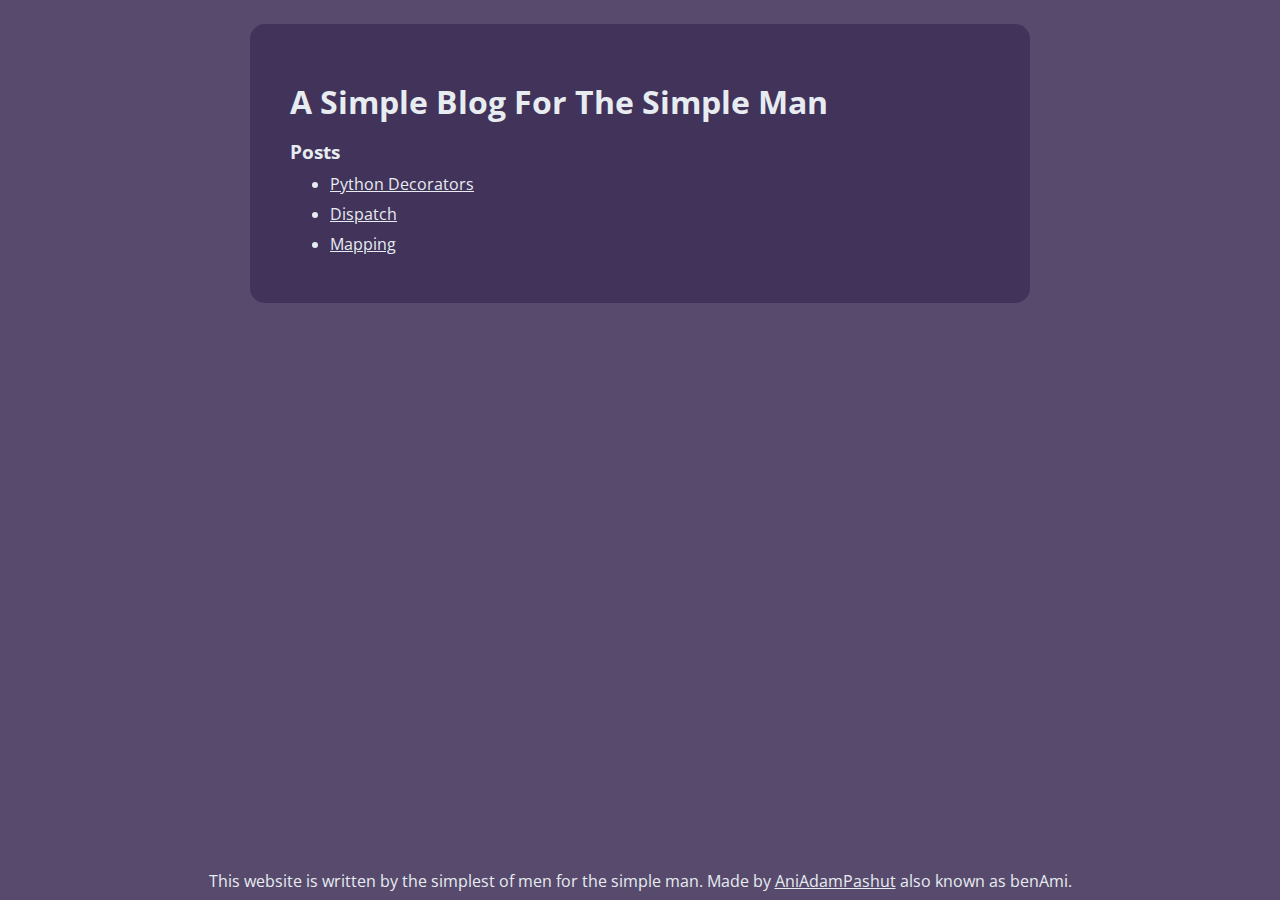
<file: index.html>
<!DOCTYPE html>
<html lang="en">
<head>
    <meta charset="UTF-8">
    <meta name="viewport" content="width=device-width, initial-scale=1.0">
    <title>benAmi spews stuff</title>
    <link href='https://fonts.googleapis.com/css?family=Open Sans' rel='stylesheet'>
    <link rel="stylesheet" href="/styles.css">
</head>
<body>
    <div class="all">
        <article>
            <h1>A Simple Blog For The Simple Man</h1>
            <h3>Posts</h3>
            <ul id="posts">
<li><a href="./posts/Python Decorators.html">Python Decorators</a></li>
<li><a href="./posts/Dispatch.html">Dispatch</a></li>
<li><a href="./posts/Mapping.html">Mapping</a></li>
            </ul>
        </article>
        <footer>
            This website is written by the simplest of men for the simple man. Made by <a href="https://open.spotify.com/track/1F5zcJWVYelsmk1493aNm1?si=bf3bb36860af4569" target="_blank">AniAdamPashut</a> also known as benAmi.
        </footer>
    </div>
</body>
</html>
</file>
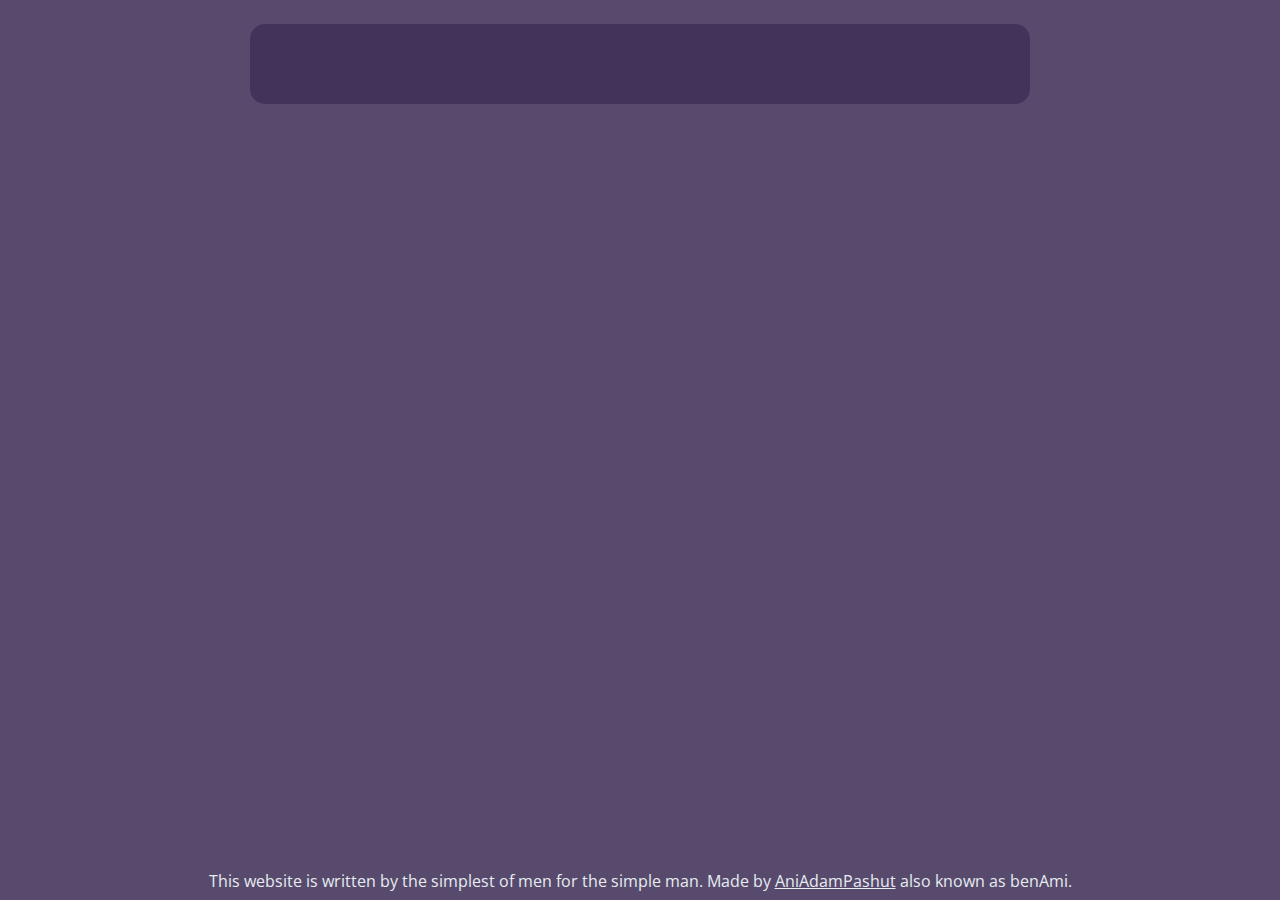
<file: base.html>
<!DOCTYPE html>
<html lang="en">
<head>
    <meta charset="UTF-8">
    <meta name="viewport" content="width=device-width, initial-scale=1.0">
    <title>benami shitposting</title>
    <link rel="stylesheet" href="../atom.css">
    <link rel="stylesheet" href="../styles.css">
    <link href='https://fonts.googleapis.com/css?family=JetBrains Mono' rel='stylesheet'>
    <link href='https://fonts.googleapis.com/css?family=Open Sans' rel='stylesheet'>
    <script src="/highlight.js"></script>
    <script>hljs.initHighlightingOnLoad();</script>
</head>
<body>
    <div class="all">
        <article>
            <CONTENT_GOES_IN_HERE/>
        </article>
        <br>
        <footer>
            This website is written by the simplest of men for the simple man. Made by <a href="https://open.spotify.com/track/1F5zcJWVYelsmk1493aNm1?si=bf3bb36860af4569" target="_blank">AniAdamPashut</a> also known as benAmi.
        </footer>
    </div>

</body>
</html>
</file>
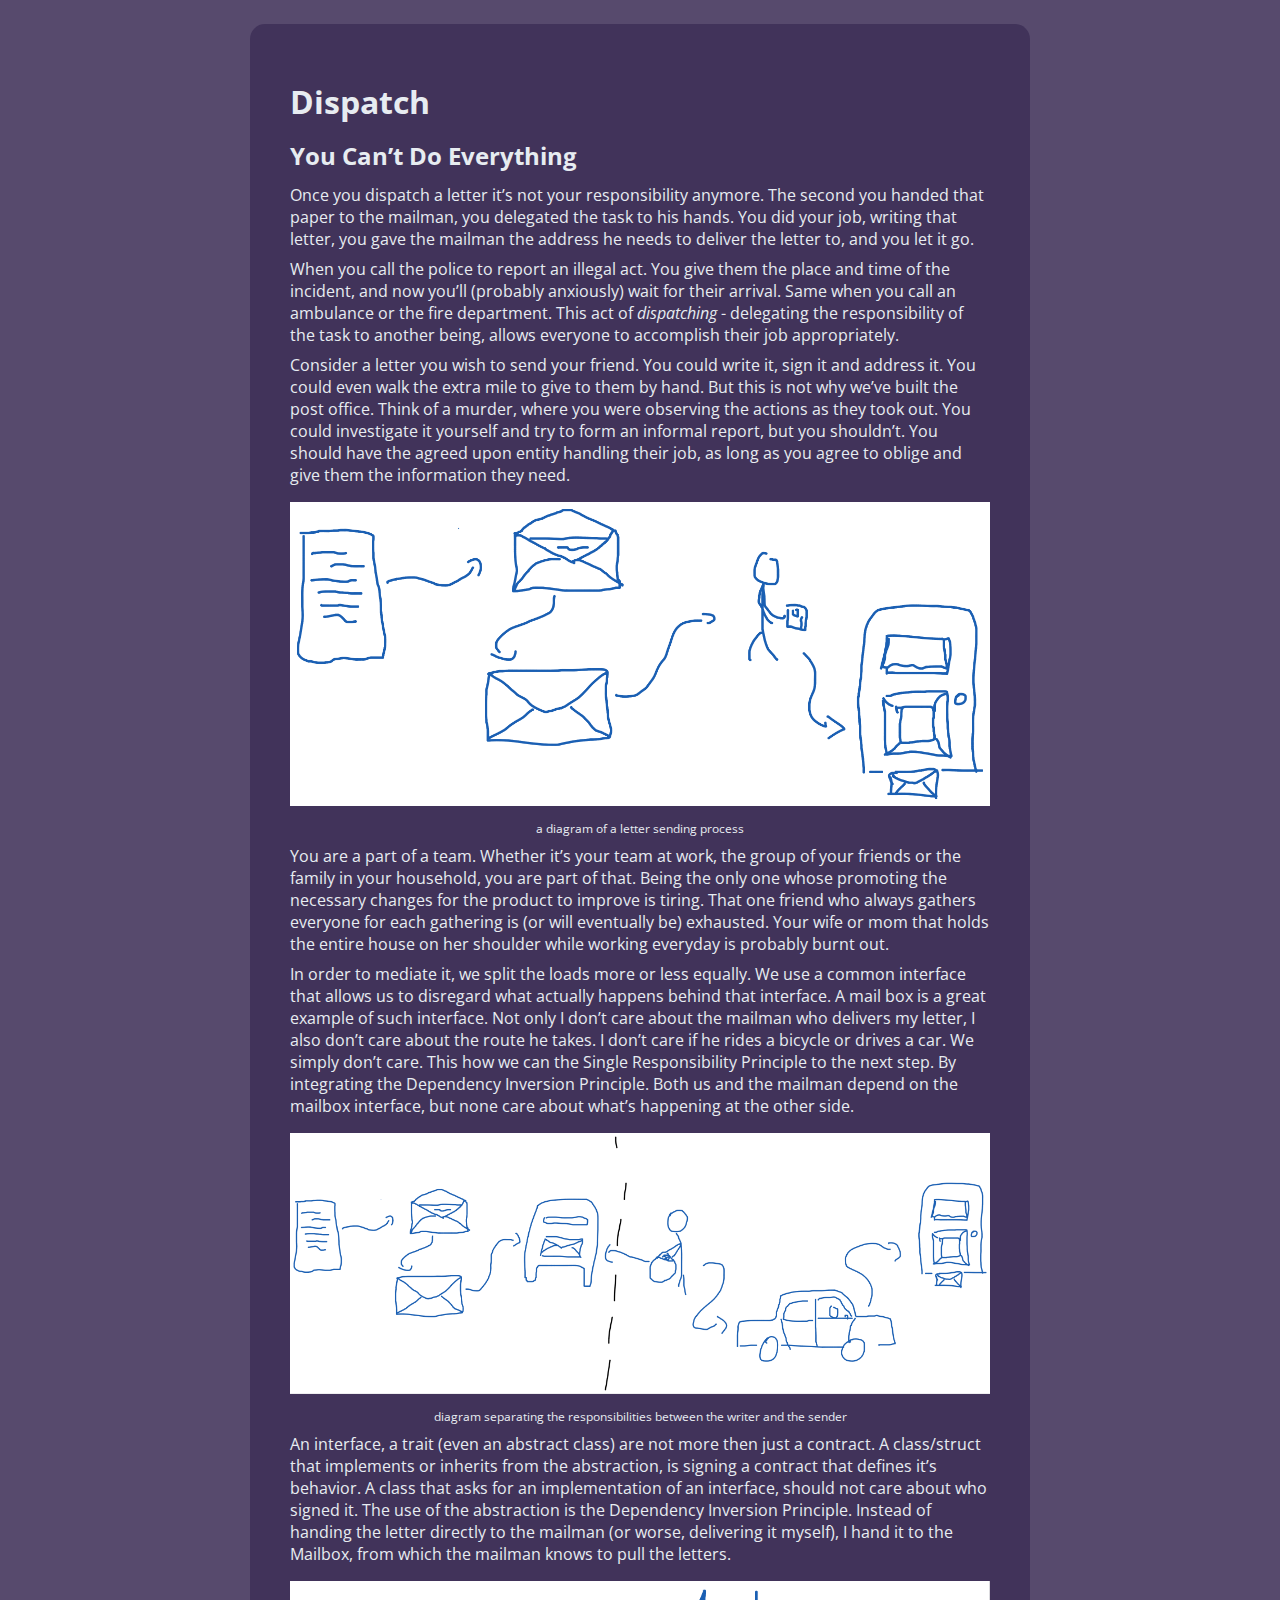
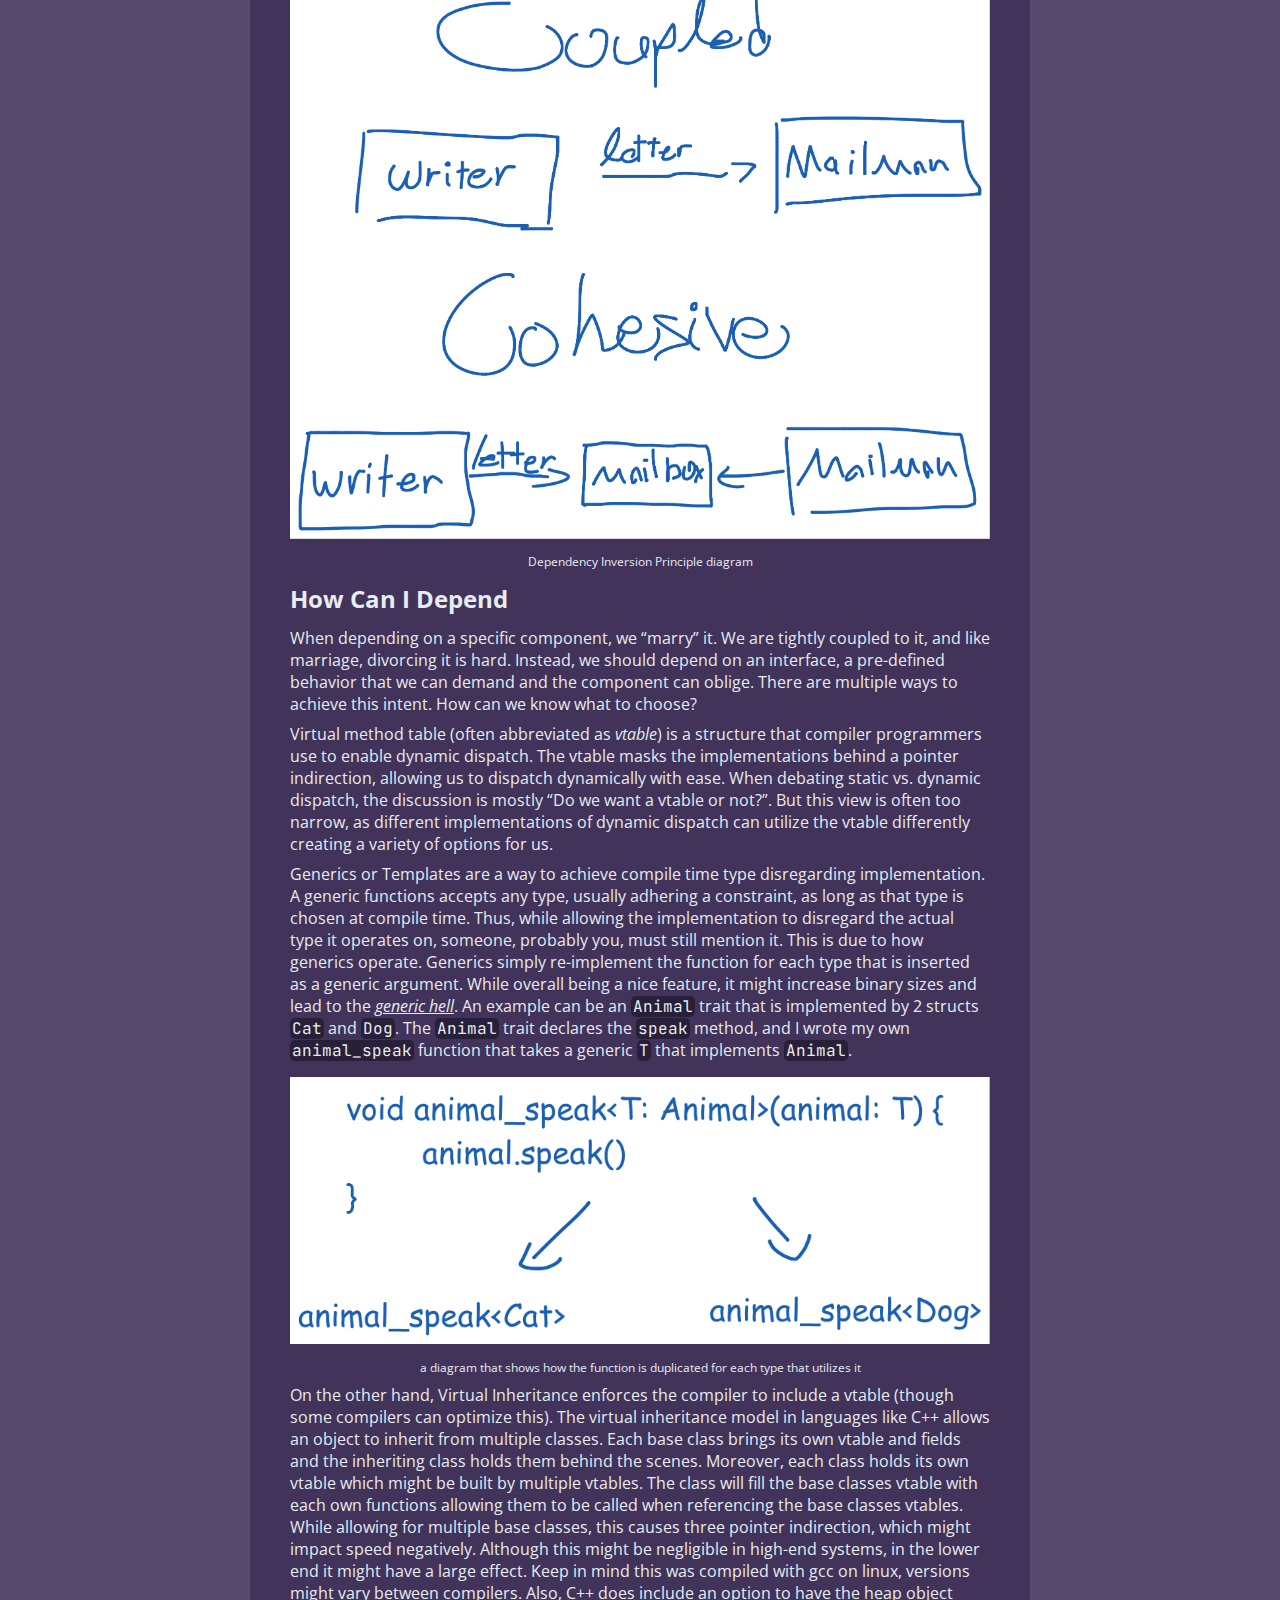
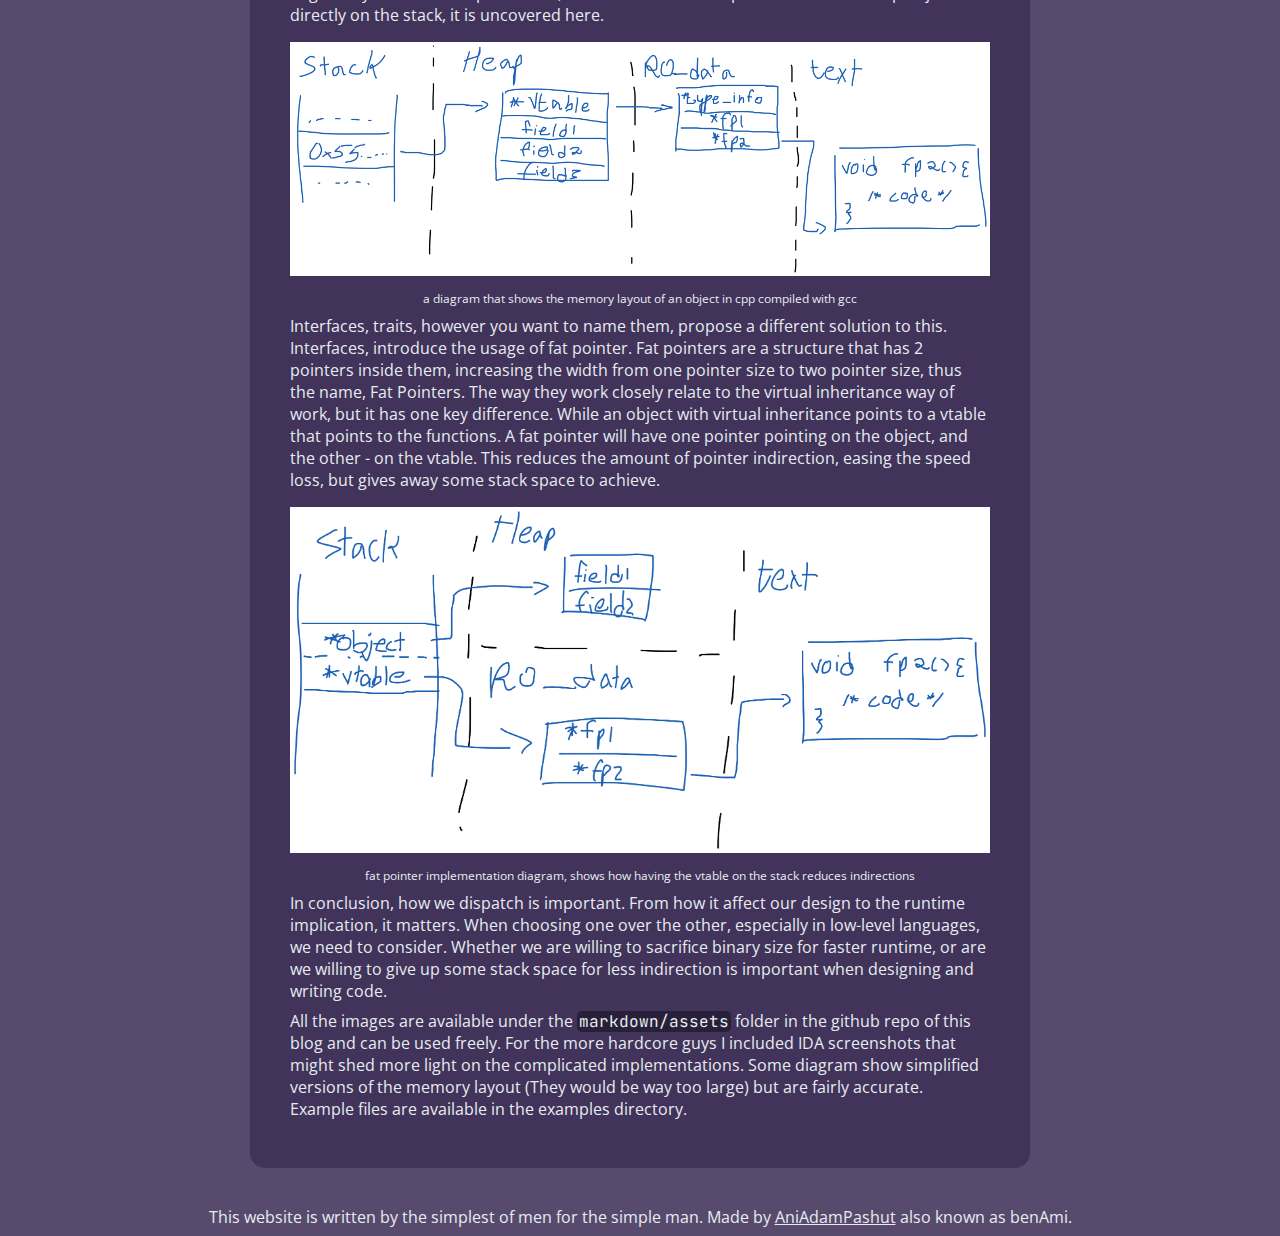
<file: posts/Dispatch.html>
<!DOCTYPE html>
<html lang="en">
<head>
    <meta charset="UTF-8">
    <meta name="viewport" content="width=device-width, initial-scale=1.0">
    <title>benami shitposting</title>
    <link rel="stylesheet" href="../atom.css">
    <link rel="stylesheet" href="../styles.css">
    <link href='https://fonts.googleapis.com/css?family=JetBrains Mono' rel='stylesheet'>
    <link href='https://fonts.googleapis.com/css?family=Open Sans' rel='stylesheet'>
    <script src="/highlight.js"></script>
    <script>hljs.initHighlightingOnLoad();</script>
</head>
<body>
    <div class="all">
        <article>
            <h1 id="dispatch">Dispatch</h1>
<h2 id="you-cant-do-everything">You Can’t Do Everything</h2>
<p>Once you dispatch a letter it’s not your responsibility anymore. The second you handed that paper to the mailman, you delegated the task to his hands. You did your job, writing that letter, you gave the mailman the address he needs to deliver the letter to, and you let it go.</p>
<p>When you call the police to report an illegal act. You give them the place and time of the incident, and now you’ll (probably anxiously) wait for their arrival. Same when you call an ambulance or the fire department. This act of <em>dispatching</em> - delegating the responsibility of the task to another being, allows everyone to accomplish their job appropriately.</p>
<p>Consider a letter you wish to send your friend. You could write it, sign it and address it. You could even walk the extra mile to give to them by hand. But this is not why we’ve built the post office. Think of a murder, where you were observing the actions as they took out. You could investigate it yourself and try to form an informal report, but you shouldn’t. You should have the agreed upon entity handling their job, as long as you agree to oblige and give them the information they need.</p>
<figure>
<img src="../assets/Dispatch/letter_sending_diagram.png" alt="a diagram of a letter sending process" />
<figcaption aria-hidden="true">a diagram of a letter sending process</figcaption>
</figure>
<p>You are a part of a team. Whether it’s your team at work, the group of your friends or the family in your household, you are part of that. Being the only one whose promoting the necessary changes for the product to improve is tiring. That one friend who always gathers everyone for each gathering is (or will eventually be) exhausted. Your wife or mom that holds the entire house on her shoulder while working everyday is probably burnt out.</p>
<p>In order to mediate it, we split the loads more or less equally. We use a common interface that allows us to disregard what actually happens behind that interface. A mail box is a great example of such interface. Not only I don’t care about the mailman who delivers my letter, I also don’t care about the route he takes. I don’t care if he rides a bicycle or drives a car. We simply don’t care. This how we can the Single Responsibility Principle to the next step. By integrating the Dependency Inversion Principle. Both us and the mailman depend on the mailbox interface, but none care about what’s happening at the other side.</p>
<figure>
<img src="../assets/Dispatch/responsibilities_separated_mail_sending.png" alt="diagram separating the responsibilities between the writer and the sender" />
<figcaption aria-hidden="true">diagram separating the responsibilities between the writer and the sender</figcaption>
</figure>
<p>An interface, a trait (even an abstract class) are not more then just a contract. A class/struct that implements or inherits from the abstraction, is signing a contract that defines it’s behavior. A class that asks for an implementation of an interface, should not care about who signed it. The use of the abstraction is the Dependency Inversion Principle. Instead of handing the letter directly to the mailman (or worse, delivering it myself), I hand it to the Mailbox, from which the mailman knows to pull the letters.</p>
<figure>
<img src="../assets/Dispatch/dependency_inversion_principle_diagram.png" alt="Dependency Inversion Principle diagram" />
<figcaption aria-hidden="true">Dependency Inversion Principle diagram</figcaption>
</figure>
<h2 id="how-can-i-depend">How Can I Depend</h2>
<p>When depending on a specific component, we “marry” it. We are tightly coupled to it, and like marriage, divorcing it is hard. Instead, we should depend on an interface, a pre-defined behavior that we can demand and the component can oblige. There are multiple ways to achieve this intent. How can we know what to choose?</p>
<p>Virtual method table (often abbreviated as <em>vtable</em>) is a structure that compiler programmers use to enable dynamic dispatch. The vtable masks the implementations behind a pointer indirection, allowing us to dispatch dynamically with ease. When debating static vs. dynamic dispatch, the discussion is mostly “Do we want a vtable or not?”. But this view is often too narrow, as different implementations of dynamic dispatch can utilize the vtable differently creating a variety of options for us.</p>
<p>Generics or Templates are a way to achieve compile time type disregarding implementation. A generic functions accepts any type, usually adhering a constraint, as long as that type is chosen at compile time. Thus, while allowing the implementation to disregard the actual type it operates on, someone, probably you, must still mention it. This is due to how generics operate. Generics simply re-implement the function for each type that is inserted as a generic argument. While overall being a nice feature, it might increase binary sizes and lead to the <a href="https://gist.github.com/npryce/1114218"><em>generic hell</em></a>. An example can be an <code>Animal</code> trait that is implemented by 2 structs <code>Cat</code> and <code>Dog</code>. The <code>Animal</code> trait declares the <code>speak</code> method, and I wrote my own <code>animal_speak</code> function that takes a generic <code>T</code> that implements <code>Animal</code>.</p>
<figure>
<img src="../assets/Dispatch/generic_duplicates_the_code_for_each_type.png" alt="a diagram that shows how the function is duplicated for each type that utilizes it" />
<figcaption aria-hidden="true">a diagram that shows how the function is duplicated for each type that utilizes it</figcaption>
</figure>
<p>On the other hand, Virtual Inheritance enforces the compiler to include a vtable (though some compilers can optimize this). The virtual inheritance model in languages like C++ allows an object to inherit from multiple classes. Each base class brings its own vtable and fields and the inheriting class holds them behind the scenes. Moreover, each class holds its own vtable which might be built by multiple vtables. The class will fill the base classes vtable with each own functions allowing them to be called when referencing the base classes vtables. While allowing for multiple base classes, this causes three pointer indirection, which might impact speed negatively. Although this might be negligible in high-end systems, in the lower end it might have a large effect. Keep in mind this was compiled with gcc on linux, versions might vary between compilers. Also, C++ does include an option to have the heap object directly on the stack, it is uncovered here.</p>
<figure>
<img src="../assets/Dispatch/cpp_object_representation_in_memory.png" alt="a diagram that shows the memory layout of an object in cpp compiled with gcc" />
<figcaption aria-hidden="true">a diagram that shows the memory layout of an object in cpp compiled with gcc</figcaption>
</figure>
<p>Interfaces, traits, however you want to name them, propose a different solution to this. Interfaces, introduce the usage of fat pointer. Fat pointers are a structure that has 2 pointers inside them, increasing the width from one pointer size to two pointer size, thus the name, Fat Pointers. The way they work closely relate to the virtual inheritance way of work, but it has one key difference. While an object with virtual inheritance points to a vtable that points to the functions. A fat pointer will have one pointer pointing on the object, and the other - on the vtable. This reduces the amount of pointer indirection, easing the speed loss, but gives away some stack space to achieve.</p>
<figure>
<img src="../assets/Dispatch/fat_pointer_implementation_diagram.png" alt="fat pointer implementation diagram, shows how having the vtable on the stack reduces indirections" />
<figcaption aria-hidden="true">fat pointer implementation diagram, shows how having the vtable on the stack reduces indirections</figcaption>
</figure>
<p>In conclusion, how we dispatch is important. From how it affect our design to the runtime implication, it matters. When choosing one over the other, especially in low-level languages, we need to consider. Whether we are willing to sacrifice binary size for faster runtime, or are we willing to give up some stack space for less indirection is important when designing and writing code.</p>
<p>All the images are available under the <code>markdown/assets</code> folder in the github repo of this blog and can be used freely. For the more hardcore guys I included IDA screenshots that might shed more light on the complicated implementations. Some diagram show simplified versions of the memory layout (They would be way too large) but are fairly accurate. Example files are available in the examples directory.</p>

        </article>
        <br>
        <footer>
            This website is written by the simplest of men for the simple man. Made by <a href="https://open.spotify.com/track/1F5zcJWVYelsmk1493aNm1?si=bf3bb36860af4569" target="_blank">AniAdamPashut</a> also known as benAmi.
        </footer>
    </div>

</body>
</html>
</file>
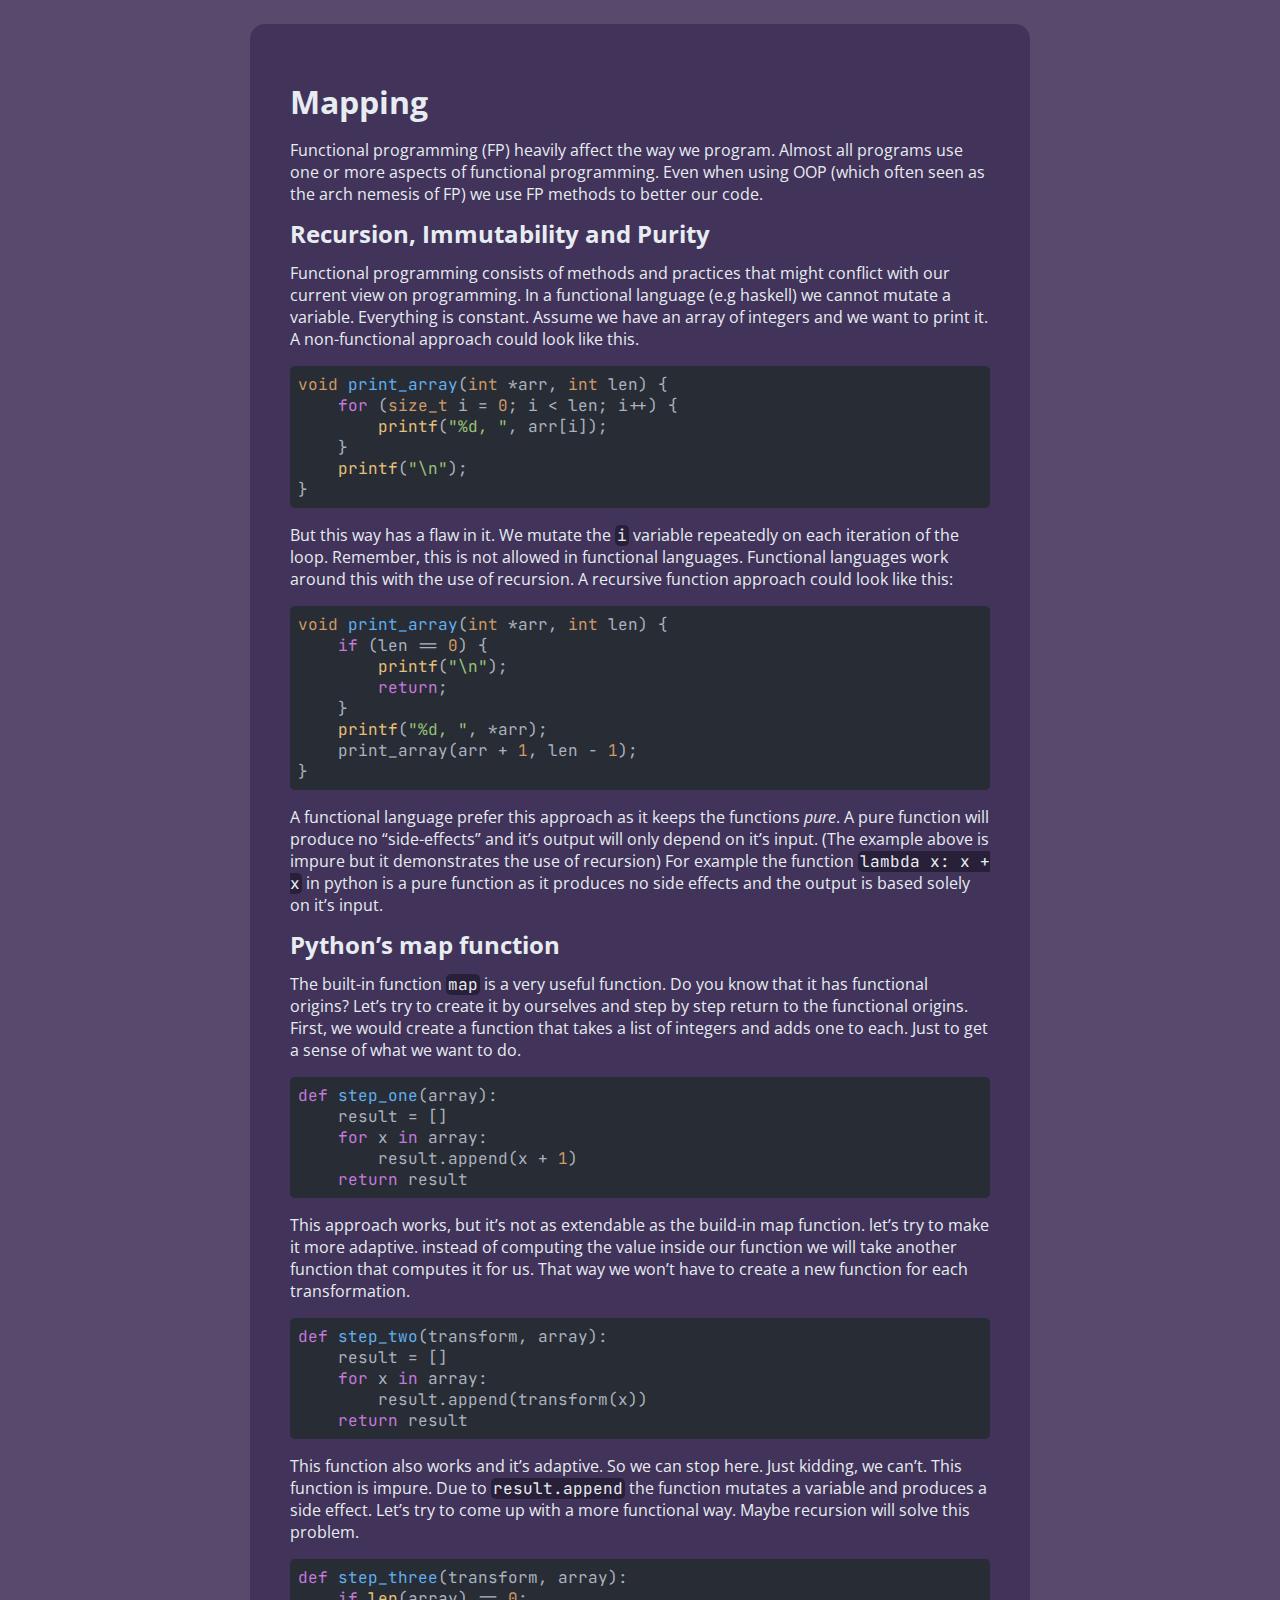
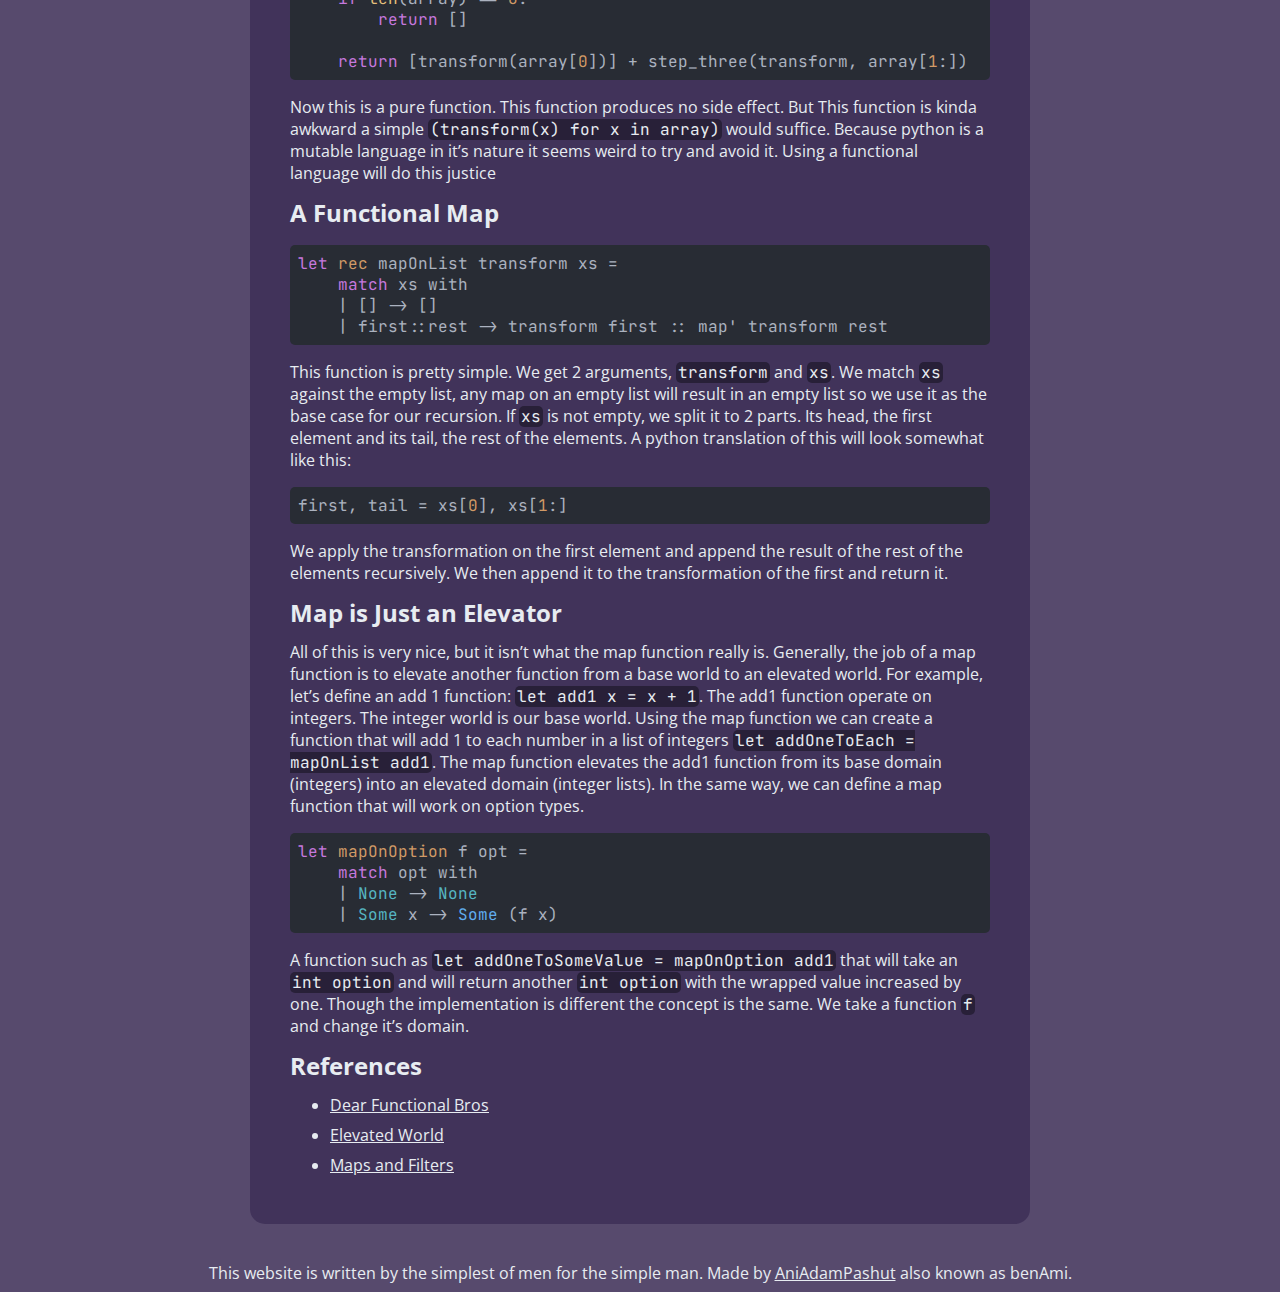
<file: posts/Mapping.html>
<!DOCTYPE html>
<html lang="en">
<head>
    <meta charset="UTF-8">
    <meta name="viewport" content="width=device-width, initial-scale=1.0">
    <title>benami shitposting</title>
    <link rel="stylesheet" href="../atom.css">
    <link rel="stylesheet" href="../styles.css">
    <link href='https://fonts.googleapis.com/css?family=JetBrains Mono' rel='stylesheet'>
    <link href='https://fonts.googleapis.com/css?family=Open Sans' rel='stylesheet'>
    <script src="/highlight.js"></script>
    <script>hljs.initHighlightingOnLoad();</script>
</head>
<body>
    <div class="all">
        <article>
            <h1 id="mapping">Mapping</h1>
<p>Functional programming (FP) heavily affect the way we program. Almost all programs use one or more aspects of functional programming. Even when using OOP (which often seen as the arch nemesis of FP) we use FP methods to better our code.</p>
<h2 id="recursion-immutability-and-purity">Recursion, Immutability and Purity</h2>
<p>Functional programming consists of methods and practices that might conflict with our current view on programming. In a functional language (e.g haskell) we cannot mutate a variable. Everything is constant. Assume we have an array of integers and we want to print it. A non-functional approach could look like this.</p>
<div class="sourceCode" id="cb1"><pre class="sourceCode c"><code class="sourceCode c"><span id="cb1-1"><a href="#cb1-1" aria-hidden="true" tabindex="-1"></a><span class="dt">void</span> print_array<span class="op">(</span><span class="dt">int</span> <span class="op">*</span>arr<span class="op">,</span> <span class="dt">int</span> len<span class="op">)</span> <span class="op">{</span></span>
<span id="cb1-2"><a href="#cb1-2" aria-hidden="true" tabindex="-1"></a>    <span class="cf">for</span> <span class="op">(</span><span class="dt">size_t</span> i <span class="op">=</span> <span class="dv">0</span><span class="op">;</span> i <span class="op">&lt;</span> len<span class="op">;</span> i<span class="op">++)</span> <span class="op">{</span></span>
<span id="cb1-3"><a href="#cb1-3" aria-hidden="true" tabindex="-1"></a>        printf<span class="op">(</span><span class="st">&quot;</span><span class="sc">%d</span><span class="st">, &quot;</span><span class="op">,</span> arr<span class="op">[</span>i<span class="op">]);</span></span>
<span id="cb1-4"><a href="#cb1-4" aria-hidden="true" tabindex="-1"></a>    <span class="op">}</span></span>
<span id="cb1-5"><a href="#cb1-5" aria-hidden="true" tabindex="-1"></a>    printf<span class="op">(</span><span class="st">&quot;</span><span class="sc">\n</span><span class="st">&quot;</span><span class="op">);</span></span>
<span id="cb1-6"><a href="#cb1-6" aria-hidden="true" tabindex="-1"></a><span class="op">}</span></span></code></pre></div>
<p>But this way has a flaw in it. We mutate the <code>i</code> variable repeatedly on each iteration of the loop. Remember, this is not allowed in functional languages. Functional languages work around this with the use of recursion. A recursive function approach could look like this:</p>
<div class="sourceCode" id="cb2"><pre class="sourceCode c"><code class="sourceCode c"><span id="cb2-1"><a href="#cb2-1" aria-hidden="true" tabindex="-1"></a><span class="dt">void</span> print_array<span class="op">(</span><span class="dt">int</span> <span class="op">*</span>arr<span class="op">,</span> <span class="dt">int</span> len<span class="op">)</span> <span class="op">{</span></span>
<span id="cb2-2"><a href="#cb2-2" aria-hidden="true" tabindex="-1"></a>    <span class="cf">if</span> <span class="op">(</span>len <span class="op">==</span> <span class="dv">0</span><span class="op">)</span> <span class="op">{</span></span>
<span id="cb2-3"><a href="#cb2-3" aria-hidden="true" tabindex="-1"></a>        printf<span class="op">(</span><span class="st">&quot;</span><span class="sc">\n</span><span class="st">&quot;</span><span class="op">);</span></span>
<span id="cb2-4"><a href="#cb2-4" aria-hidden="true" tabindex="-1"></a>        <span class="cf">return</span><span class="op">;</span></span>
<span id="cb2-5"><a href="#cb2-5" aria-hidden="true" tabindex="-1"></a>    <span class="op">}</span></span>
<span id="cb2-6"><a href="#cb2-6" aria-hidden="true" tabindex="-1"></a>    printf<span class="op">(</span><span class="st">&quot;</span><span class="sc">%d</span><span class="st">, &quot;</span><span class="op">,</span> <span class="op">*</span>arr<span class="op">);</span></span>
<span id="cb2-7"><a href="#cb2-7" aria-hidden="true" tabindex="-1"></a>    print_array<span class="op">(</span>arr <span class="op">+</span> <span class="dv">1</span><span class="op">,</span> len <span class="op">-</span> <span class="dv">1</span><span class="op">);</span></span>
<span id="cb2-8"><a href="#cb2-8" aria-hidden="true" tabindex="-1"></a><span class="op">}</span></span></code></pre></div>
<p>A functional language prefer this approach as it keeps the functions <em>pure</em>. A pure function will produce no “side-effects” and it’s output will only depend on it’s input. (The example above is impure but it demonstrates the use of recursion) For example the function <code>lambda x: x + x</code> in python is a pure function as it produces no side effects and the output is based solely on it’s input.</p>
<h2 id="pythons-map-function">Python’s map function</h2>
<p>The built-in function <code>map</code> is a very useful function. Do you know that it has functional origins? Let’s try to create it by ourselves and step by step return to the functional origins. First, we would create a function that takes a list of integers and adds one to each. Just to get a sense of what we want to do.</p>
<div class="sourceCode" id="cb3"><pre class="sourceCode py"><code class="sourceCode python"><span id="cb3-1"><a href="#cb3-1" aria-hidden="true" tabindex="-1"></a><span class="kw">def</span> step_one(array):</span>
<span id="cb3-2"><a href="#cb3-2" aria-hidden="true" tabindex="-1"></a>    result <span class="op">=</span> []</span>
<span id="cb3-3"><a href="#cb3-3" aria-hidden="true" tabindex="-1"></a>    <span class="cf">for</span> x <span class="kw">in</span> array:</span>
<span id="cb3-4"><a href="#cb3-4" aria-hidden="true" tabindex="-1"></a>        result.append(x <span class="op">+</span> <span class="dv">1</span>)</span>
<span id="cb3-5"><a href="#cb3-5" aria-hidden="true" tabindex="-1"></a>    <span class="cf">return</span> result</span></code></pre></div>
<p>This approach works, but it’s not as extendable as the build-in map function. let’s try to make it more adaptive. instead of computing the value inside our function we will take another function that computes it for us. That way we won’t have to create a new function for each transformation.</p>
<div class="sourceCode" id="cb4"><pre class="sourceCode py"><code class="sourceCode python"><span id="cb4-1"><a href="#cb4-1" aria-hidden="true" tabindex="-1"></a><span class="kw">def</span> step_two(transform, array):</span>
<span id="cb4-2"><a href="#cb4-2" aria-hidden="true" tabindex="-1"></a>    result <span class="op">=</span> []</span>
<span id="cb4-3"><a href="#cb4-3" aria-hidden="true" tabindex="-1"></a>    <span class="cf">for</span> x <span class="kw">in</span> array:</span>
<span id="cb4-4"><a href="#cb4-4" aria-hidden="true" tabindex="-1"></a>        result.append(transform(x))</span>
<span id="cb4-5"><a href="#cb4-5" aria-hidden="true" tabindex="-1"></a>    <span class="cf">return</span> result</span></code></pre></div>
<p>This function also works and it’s adaptive. So we can stop here. Just kidding, we can’t. This function is impure. Due to <code>result.append</code> the function mutates a variable and produces a side effect. Let’s try to come up with a more functional way. Maybe recursion will solve this problem.</p>
<div class="sourceCode" id="cb5"><pre class="sourceCode py"><code class="sourceCode python"><span id="cb5-1"><a href="#cb5-1" aria-hidden="true" tabindex="-1"></a><span class="kw">def</span> step_three(transform, array):</span>
<span id="cb5-2"><a href="#cb5-2" aria-hidden="true" tabindex="-1"></a>    <span class="cf">if</span> <span class="bu">len</span>(array) <span class="op">==</span> <span class="dv">0</span>:</span>
<span id="cb5-3"><a href="#cb5-3" aria-hidden="true" tabindex="-1"></a>        <span class="cf">return</span> []</span>
<span id="cb5-4"><a href="#cb5-4" aria-hidden="true" tabindex="-1"></a>    </span>
<span id="cb5-5"><a href="#cb5-5" aria-hidden="true" tabindex="-1"></a>    <span class="cf">return</span> [transform(array[<span class="dv">0</span>])] <span class="op">+</span> step_three(transform, array[<span class="dv">1</span>:])</span></code></pre></div>
<p>Now this is a pure function. This function produces no side effect. But This function is kinda awkward a simple <code>(transform(x) for x in array)</code> would suffice. Because python is a mutable language in it’s nature it seems weird to try and avoid it. Using a functional language will do this justice</p>
<h2 id="a-functional-map">A Functional Map</h2>
<div class="sourceCode" id="cb6"><pre class="sourceCode fs"><code class="sourceCode fsharp"><span id="cb6-1"><a href="#cb6-1" aria-hidden="true" tabindex="-1"></a><span class="kw">let</span> <span class="kw">rec</span> mapOnList transform xs =</span>
<span id="cb6-2"><a href="#cb6-2" aria-hidden="true" tabindex="-1"></a>    <span class="kw">match</span> xs <span class="kw">with</span></span>
<span id="cb6-3"><a href="#cb6-3" aria-hidden="true" tabindex="-1"></a>    | <span class="op">[]</span> -&gt; <span class="op">[]</span></span>
<span id="cb6-4"><a href="#cb6-4" aria-hidden="true" tabindex="-1"></a>    | first::rest -&gt; transform first :: map&#39; transform rest</span></code></pre></div>
<p>This function is pretty simple. We get 2 arguments, <code>transform</code> and <code>xs</code>. We match <code>xs</code> against the empty list, any map on an empty list will result in an empty list so we use it as the base case for our recursion. If <code>xs</code> is not empty, we split it to 2 parts. Its head, the first element and its tail, the rest of the elements. A python translation of this will look somewhat like this:</p>
<div class="sourceCode" id="cb7"><pre class="sourceCode py"><code class="sourceCode python"><span id="cb7-1"><a href="#cb7-1" aria-hidden="true" tabindex="-1"></a>first, tail <span class="op">=</span> xs[<span class="dv">0</span>], xs[<span class="dv">1</span>:]</span></code></pre></div>
<p>We apply the transformation on the first element and append the result of the rest of the elements recursively. We then append it to the transformation of the first and return it.</p>
<h2 id="map-is-just-an-elevator">Map is Just an Elevator</h2>
<p>All of this is very nice, but it isn’t what the map function really is. Generally, the job of a map function is to elevate another function from a base world to an elevated world. For example, let’s define an add 1 function: <code>let add1 x = x + 1</code>. The add1 function operate on integers. The integer world is our base world. Using the map function we can create a function that will add 1 to each number in a list of integers <code>let addOneToEach = mapOnList add1</code>. The map function elevates the add1 function from its base domain (integers) into an elevated domain (integer lists). In the same way, we can define a map function that will work on option types.</p>
<div class="sourceCode" id="cb8"><pre class="sourceCode fs"><code class="sourceCode fsharp"><span id="cb8-1"><a href="#cb8-1" aria-hidden="true" tabindex="-1"></a><span class="kw">let</span> mapOnOption f opt = </span>
<span id="cb8-2"><a href="#cb8-2" aria-hidden="true" tabindex="-1"></a>    <span class="kw">match</span> opt <span class="kw">with</span></span>
<span id="cb8-3"><a href="#cb8-3" aria-hidden="true" tabindex="-1"></a>    | None -&gt; None</span>
<span id="cb8-4"><a href="#cb8-4" aria-hidden="true" tabindex="-1"></a>    | Some x -&gt; Some <span class="op">(</span>f x<span class="op">)</span></span></code></pre></div>
<p>A function such as <code>let addOneToSomeValue = mapOnOption add1</code> that will take an <code>int option</code> and will return another <code>int option</code> with the wrapped value increased by one. Though the implementation is different the concept is the same. We take a function <code>f</code> and change it’s domain.</p>
<h2 id="references">References</h2>
<ul>
<li><a href="https://www.youtube.com/watch?v=nuML9SmdbJ4">Dear Functional Bros</a></li>
<li><a href="https://fsharpforfunandprofit.com/posts/elevated-world/#map">Elevated World</a></li>
<li><a href="https://learnyouahaskell.com/higher-order-functions#maps-and-filters">Maps and Filters</a></li>
</ul>

        </article>
        <br>
        <footer>
            This website is written by the simplest of men for the simple man. Made by <a href="https://open.spotify.com/track/1F5zcJWVYelsmk1493aNm1?si=bf3bb36860af4569" target="_blank">AniAdamPashut</a> also known as benAmi.
        </footer>
    </div>

</body>
</html>
</file>
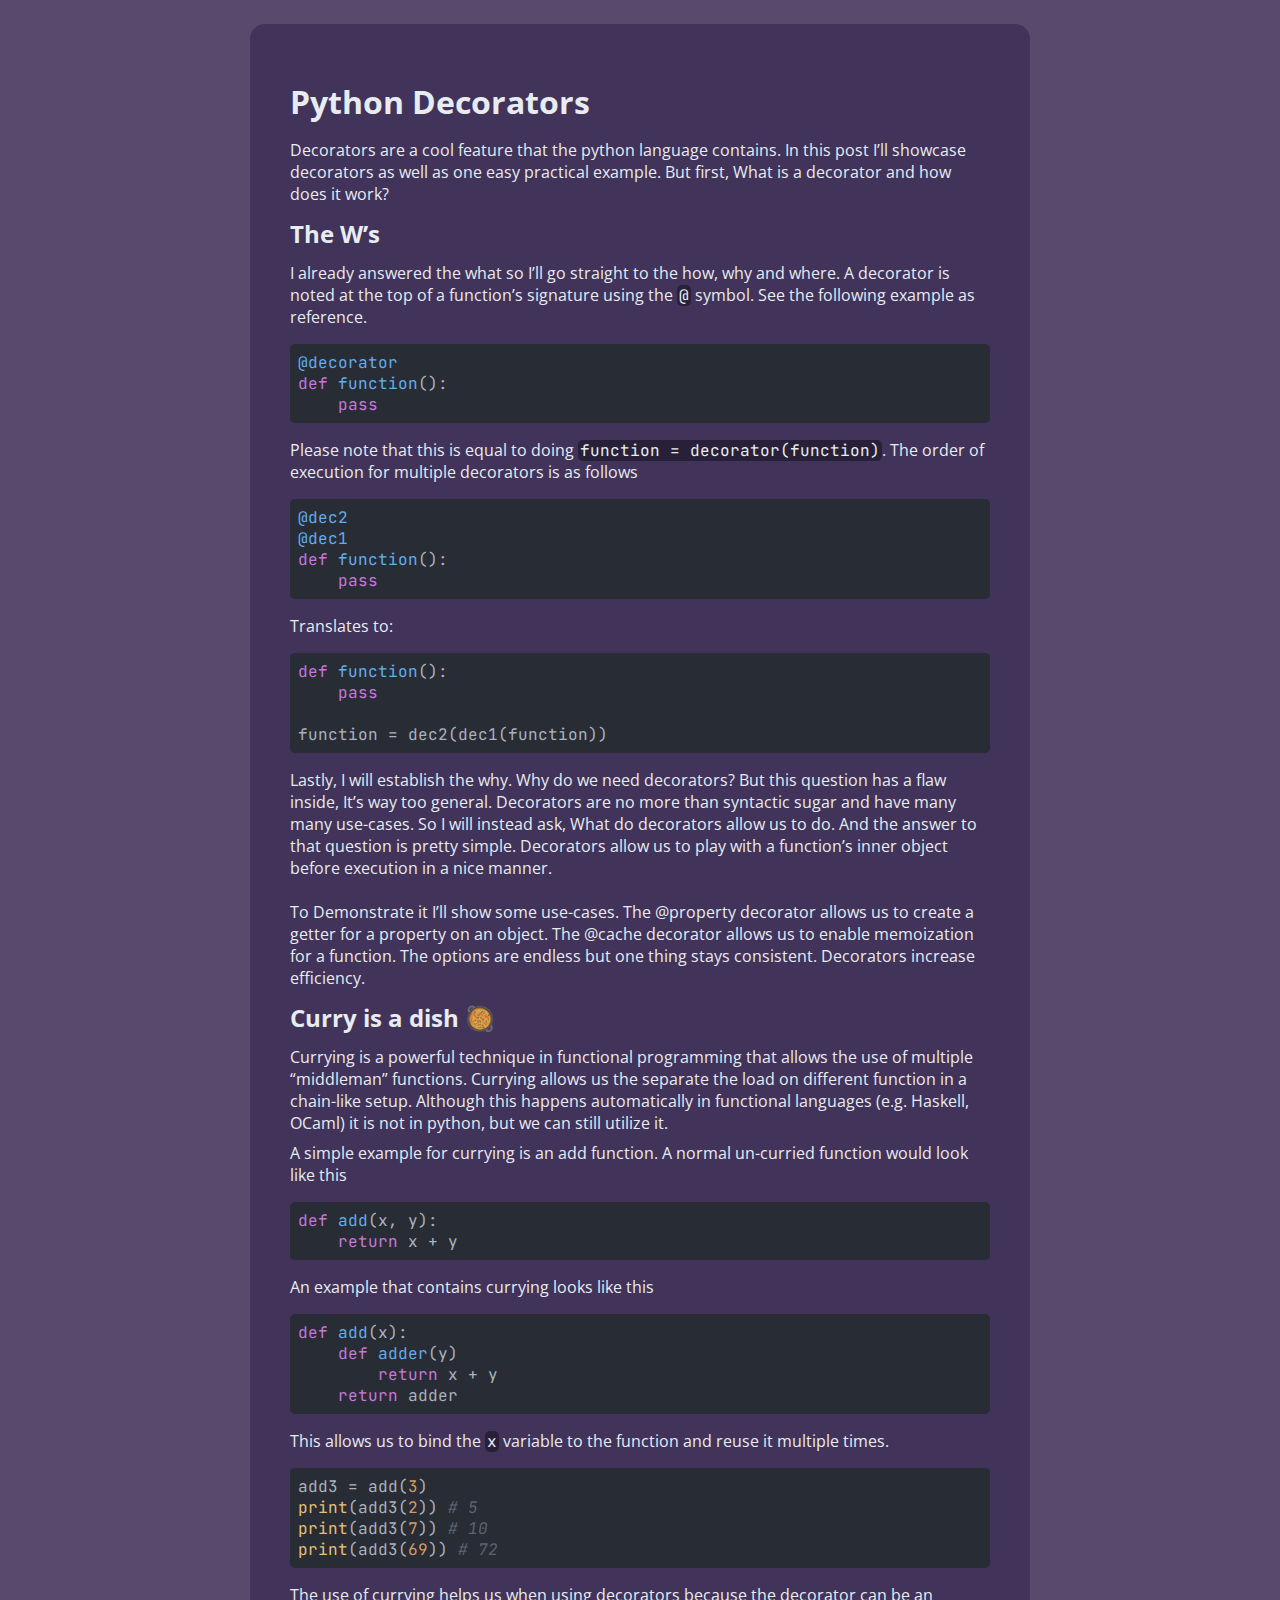
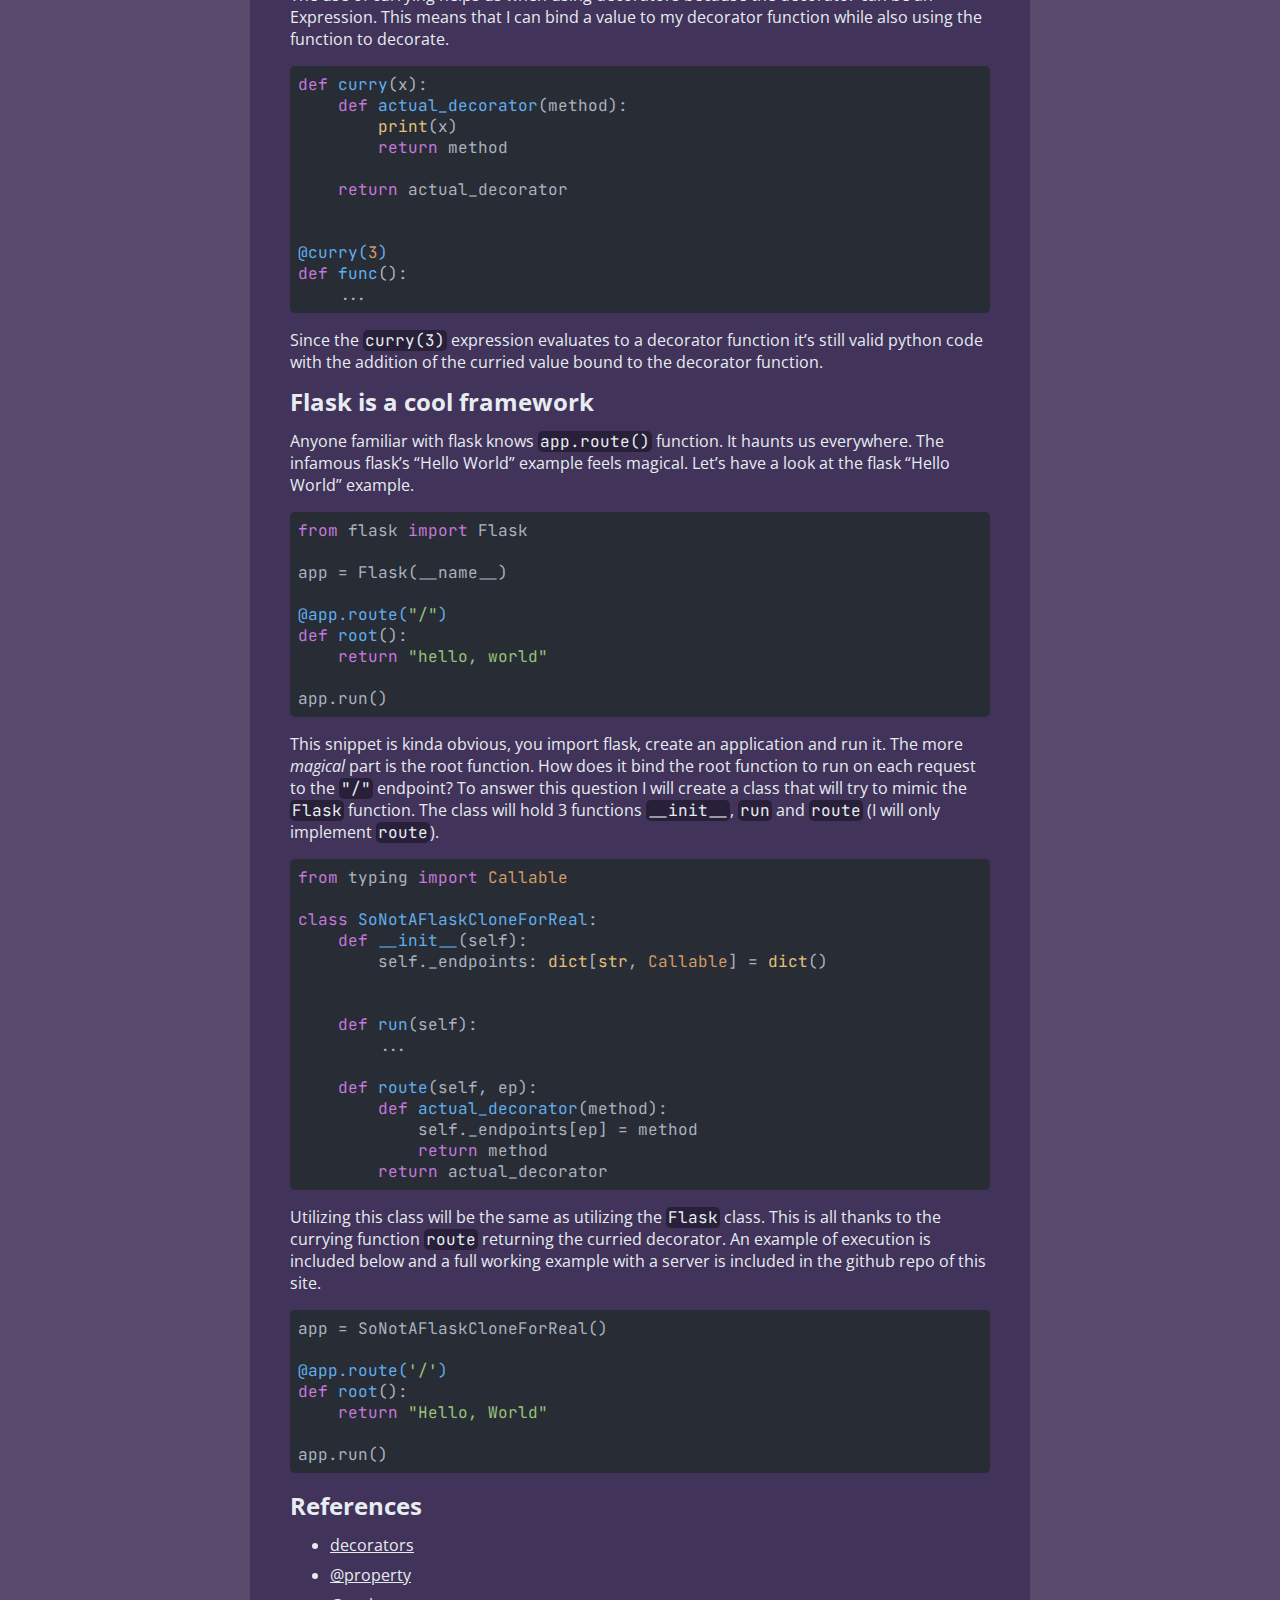
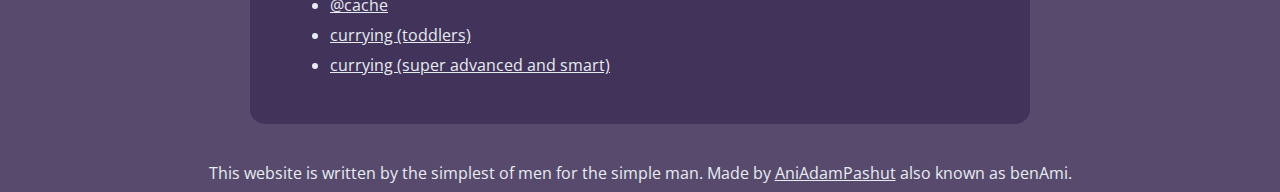
<file: posts/Python Decorators.html>
<!DOCTYPE html>
<html lang="en">
<head>
    <meta charset="UTF-8">
    <meta name="viewport" content="width=device-width, initial-scale=1.0">
    <title>benami shitposting</title>
    <link rel="stylesheet" href="../atom.css">
    <link rel="stylesheet" href="../styles.css">
    <link href='https://fonts.googleapis.com/css?family=JetBrains Mono' rel='stylesheet'>
    <link href='https://fonts.googleapis.com/css?family=Open Sans' rel='stylesheet'>
    <script src="/highlight.js"></script>
    <script>hljs.initHighlightingOnLoad();</script>
</head>
<body>
    <div class="all">
        <article>
            <h1 id="python-decorators">Python Decorators</h1>
<p>Decorators are a cool feature that the python language contains. In this post I’ll showcase decorators as well as one easy practical example. But first, What is a decorator and how does it work?</p>
<h2 id="the-ws">The W’s</h2>
<p>I already answered the what so I’ll go straight to the how, why and where. A decorator is noted at the top of a function’s signature using the <code>@</code> symbol. See the following example as reference.</p>
<div class="sourceCode" id="cb1"><pre class="sourceCode py"><code class="sourceCode python"><span id="cb1-1"><a href="#cb1-1" aria-hidden="true" tabindex="-1"></a><span class="at">@decorator</span></span>
<span id="cb1-2"><a href="#cb1-2" aria-hidden="true" tabindex="-1"></a><span class="kw">def</span> function():</span>
<span id="cb1-3"><a href="#cb1-3" aria-hidden="true" tabindex="-1"></a>    <span class="cf">pass</span></span></code></pre></div>
<p>Please note that this is equal to doing <code>function = decorator(function)</code>. The order of execution for multiple decorators is as follows</p>
<div class="sourceCode" id="cb2"><pre class="sourceCode py"><code class="sourceCode python"><span id="cb2-1"><a href="#cb2-1" aria-hidden="true" tabindex="-1"></a><span class="at">@dec2</span></span>
<span id="cb2-2"><a href="#cb2-2" aria-hidden="true" tabindex="-1"></a><span class="at">@dec1</span></span>
<span id="cb2-3"><a href="#cb2-3" aria-hidden="true" tabindex="-1"></a><span class="kw">def</span> function():</span>
<span id="cb2-4"><a href="#cb2-4" aria-hidden="true" tabindex="-1"></a>    <span class="cf">pass</span></span></code></pre></div>
<p>Translates to:</p>
<div class="sourceCode" id="cb3"><pre class="sourceCode py"><code class="sourceCode python"><span id="cb3-1"><a href="#cb3-1" aria-hidden="true" tabindex="-1"></a><span class="kw">def</span> function():</span>
<span id="cb3-2"><a href="#cb3-2" aria-hidden="true" tabindex="-1"></a>    <span class="cf">pass</span></span>
<span id="cb3-3"><a href="#cb3-3" aria-hidden="true" tabindex="-1"></a></span>
<span id="cb3-4"><a href="#cb3-4" aria-hidden="true" tabindex="-1"></a>function <span class="op">=</span> dec2(dec1(function))</span></code></pre></div>
<p>Lastly, I will establish the why. Why do we need decorators? But this question has a flaw inside, It’s way too general. Decorators are no more than syntactic sugar and have many many use-cases. So I will instead ask, What do decorators allow us to do. And the answer to that question is pretty simple. Decorators allow us to play with a function’s inner object before execution in a nice manner. <br><br> To Demonstrate it I’ll show some use-cases. The <span class="citation" data-cites="property">@property</span> decorator allows us to create a getter for a property on an object. The <span class="citation" data-cites="cache">@cache</span> decorator allows us to enable memoization for a function. The options are endless but one thing stays consistent. Decorators increase efficiency.</p>
<h2 id="curry-is-a-dish">Curry is a dish 🥘</h2>
<p>Currying is a powerful technique in functional programming that allows the use of multiple “middleman” functions. Currying allows us the separate the load on different function in a chain-like setup. Although this happens automatically in functional languages (e.g. Haskell, OCaml) it is not in python, but we can still utilize it.</p>
<p>A simple example for currying is an add function. A normal un-curried function would look like this</p>
<div class="sourceCode" id="cb4"><pre class="sourceCode py"><code class="sourceCode python"><span id="cb4-1"><a href="#cb4-1" aria-hidden="true" tabindex="-1"></a><span class="kw">def</span> add(x, y):</span>
<span id="cb4-2"><a href="#cb4-2" aria-hidden="true" tabindex="-1"></a>    <span class="cf">return</span> x <span class="op">+</span> y</span></code></pre></div>
<p>An example that contains currying looks like this</p>
<div class="sourceCode" id="cb5"><pre class="sourceCode py"><code class="sourceCode python"><span id="cb5-1"><a href="#cb5-1" aria-hidden="true" tabindex="-1"></a><span class="kw">def</span> add(x):</span>
<span id="cb5-2"><a href="#cb5-2" aria-hidden="true" tabindex="-1"></a>    <span class="kw">def</span> adder(y)</span>
<span id="cb5-3"><a href="#cb5-3" aria-hidden="true" tabindex="-1"></a>        <span class="cf">return</span> x <span class="op">+</span> y</span>
<span id="cb5-4"><a href="#cb5-4" aria-hidden="true" tabindex="-1"></a>    <span class="cf">return</span> adder</span></code></pre></div>
<p>This allows us to bind the <code>x</code> variable to the function and reuse it multiple times.</p>
<div class="sourceCode" id="cb6"><pre class="sourceCode py"><code class="sourceCode python"><span id="cb6-1"><a href="#cb6-1" aria-hidden="true" tabindex="-1"></a>add3 <span class="op">=</span> add(<span class="dv">3</span>)</span>
<span id="cb6-2"><a href="#cb6-2" aria-hidden="true" tabindex="-1"></a><span class="bu">print</span>(add3(<span class="dv">2</span>)) <span class="co"># 5</span></span>
<span id="cb6-3"><a href="#cb6-3" aria-hidden="true" tabindex="-1"></a><span class="bu">print</span>(add3(<span class="dv">7</span>)) <span class="co"># 10</span></span>
<span id="cb6-4"><a href="#cb6-4" aria-hidden="true" tabindex="-1"></a><span class="bu">print</span>(add3(<span class="dv">69</span>)) <span class="co"># 72</span></span></code></pre></div>
<p>The use of currying helps us when using decorators because the decorator can be an Expression. This means that I can bind a value to my decorator function while also using the function to decorate.</p>
<div class="sourceCode" id="cb7"><pre class="sourceCode py"><code class="sourceCode python"><span id="cb7-1"><a href="#cb7-1" aria-hidden="true" tabindex="-1"></a><span class="kw">def</span> curry(x):</span>
<span id="cb7-2"><a href="#cb7-2" aria-hidden="true" tabindex="-1"></a>    <span class="kw">def</span> actual_decorator(method):</span>
<span id="cb7-3"><a href="#cb7-3" aria-hidden="true" tabindex="-1"></a>        <span class="bu">print</span>(x)</span>
<span id="cb7-4"><a href="#cb7-4" aria-hidden="true" tabindex="-1"></a>        <span class="cf">return</span> method</span>
<span id="cb7-5"><a href="#cb7-5" aria-hidden="true" tabindex="-1"></a></span>
<span id="cb7-6"><a href="#cb7-6" aria-hidden="true" tabindex="-1"></a>    <span class="cf">return</span> actual_decorator</span>
<span id="cb7-7"><a href="#cb7-7" aria-hidden="true" tabindex="-1"></a>    </span>
<span id="cb7-8"><a href="#cb7-8" aria-hidden="true" tabindex="-1"></a></span>
<span id="cb7-9"><a href="#cb7-9" aria-hidden="true" tabindex="-1"></a><span class="at">@curry</span>(<span class="dv">3</span>)</span>
<span id="cb7-10"><a href="#cb7-10" aria-hidden="true" tabindex="-1"></a><span class="kw">def</span> func():</span>
<span id="cb7-11"><a href="#cb7-11" aria-hidden="true" tabindex="-1"></a>    ...</span></code></pre></div>
<p>Since the <code>curry(3)</code> expression evaluates to a decorator function it’s still valid python code with the addition of the curried value bound to the decorator function.</p>
<h2 id="flask-is-a-cool-framework">Flask is a cool framework</h2>
<p>Anyone familiar with flask knows <code>app.route()</code> function. It haunts us everywhere. The infamous flask’s “Hello World” example feels magical. Let’s have a look at the flask “Hello World” example.</p>
<div class="sourceCode" id="cb8"><pre class="sourceCode py"><code class="sourceCode python"><span id="cb8-1"><a href="#cb8-1" aria-hidden="true" tabindex="-1"></a><span class="im">from</span> flask <span class="im">import</span> Flask</span>
<span id="cb8-2"><a href="#cb8-2" aria-hidden="true" tabindex="-1"></a></span>
<span id="cb8-3"><a href="#cb8-3" aria-hidden="true" tabindex="-1"></a>app <span class="op">=</span> Flask(<span class="va">__name__</span>)</span>
<span id="cb8-4"><a href="#cb8-4" aria-hidden="true" tabindex="-1"></a></span>
<span id="cb8-5"><a href="#cb8-5" aria-hidden="true" tabindex="-1"></a><span class="at">@app.route</span>(<span class="st">&quot;/&quot;</span>)</span>
<span id="cb8-6"><a href="#cb8-6" aria-hidden="true" tabindex="-1"></a><span class="kw">def</span> root():</span>
<span id="cb8-7"><a href="#cb8-7" aria-hidden="true" tabindex="-1"></a>    <span class="cf">return</span> <span class="st">&quot;hello, world&quot;</span></span>
<span id="cb8-8"><a href="#cb8-8" aria-hidden="true" tabindex="-1"></a></span>
<span id="cb8-9"><a href="#cb8-9" aria-hidden="true" tabindex="-1"></a>app.run()</span></code></pre></div>
<p>This snippet is kinda obvious, you import flask, create an application and run it. The more <em>magical</em> part is the root function. How does it bind the root function to run on each request to the <code>"/"</code> endpoint? To answer this question I will create a class that will try to mimic the <code>Flask</code> function. The class will hold 3 functions <code>__init__</code>, <code>run</code> and <code>route</code> (I will only implement <code>route</code>).</p>
<div class="sourceCode" id="cb9"><pre class="sourceCode py"><code class="sourceCode python"><span id="cb9-1"><a href="#cb9-1" aria-hidden="true" tabindex="-1"></a><span class="im">from</span> typing <span class="im">import</span> Callable</span>
<span id="cb9-2"><a href="#cb9-2" aria-hidden="true" tabindex="-1"></a></span>
<span id="cb9-3"><a href="#cb9-3" aria-hidden="true" tabindex="-1"></a><span class="kw">class</span> SoNotAFlaskCloneForReal:</span>
<span id="cb9-4"><a href="#cb9-4" aria-hidden="true" tabindex="-1"></a>    <span class="kw">def</span> <span class="fu">__init__</span>(<span class="va">self</span>):</span>
<span id="cb9-5"><a href="#cb9-5" aria-hidden="true" tabindex="-1"></a>        <span class="va">self</span>._endpoints: <span class="bu">dict</span>[<span class="bu">str</span>, Callable] <span class="op">=</span> <span class="bu">dict</span>()</span>
<span id="cb9-6"><a href="#cb9-6" aria-hidden="true" tabindex="-1"></a></span>
<span id="cb9-7"><a href="#cb9-7" aria-hidden="true" tabindex="-1"></a></span>
<span id="cb9-8"><a href="#cb9-8" aria-hidden="true" tabindex="-1"></a>    <span class="kw">def</span> run(<span class="va">self</span>):</span>
<span id="cb9-9"><a href="#cb9-9" aria-hidden="true" tabindex="-1"></a>        ...</span>
<span id="cb9-10"><a href="#cb9-10" aria-hidden="true" tabindex="-1"></a></span>
<span id="cb9-11"><a href="#cb9-11" aria-hidden="true" tabindex="-1"></a>    <span class="kw">def</span> route(<span class="va">self</span>, ep):</span>
<span id="cb9-12"><a href="#cb9-12" aria-hidden="true" tabindex="-1"></a>        <span class="kw">def</span> actual_decorator(method):</span>
<span id="cb9-13"><a href="#cb9-13" aria-hidden="true" tabindex="-1"></a>            <span class="va">self</span>._endpoints[ep] <span class="op">=</span> method</span>
<span id="cb9-14"><a href="#cb9-14" aria-hidden="true" tabindex="-1"></a>            <span class="cf">return</span> method</span>
<span id="cb9-15"><a href="#cb9-15" aria-hidden="true" tabindex="-1"></a>        <span class="cf">return</span> actual_decorator</span></code></pre></div>
<p>Utilizing this class will be the same as utilizing the <code>Flask</code> class. This is all thanks to the currying function <code>route</code> returning the curried decorator. An example of execution is included below and a full working example with a server is included in the github repo of this site.</p>
<div class="sourceCode" id="cb10"><pre class="sourceCode py"><code class="sourceCode python"><span id="cb10-1"><a href="#cb10-1" aria-hidden="true" tabindex="-1"></a>app <span class="op">=</span> SoNotAFlaskCloneForReal()</span>
<span id="cb10-2"><a href="#cb10-2" aria-hidden="true" tabindex="-1"></a></span>
<span id="cb10-3"><a href="#cb10-3" aria-hidden="true" tabindex="-1"></a><span class="at">@app.route</span>(<span class="st">&#39;/&#39;</span>)</span>
<span id="cb10-4"><a href="#cb10-4" aria-hidden="true" tabindex="-1"></a><span class="kw">def</span> root():</span>
<span id="cb10-5"><a href="#cb10-5" aria-hidden="true" tabindex="-1"></a>    <span class="cf">return</span> <span class="st">&quot;Hello, World&quot;</span></span>
<span id="cb10-6"><a href="#cb10-6" aria-hidden="true" tabindex="-1"></a></span>
<span id="cb10-7"><a href="#cb10-7" aria-hidden="true" tabindex="-1"></a>app.run()</span></code></pre></div>
<h2 id="references">References</h2>
<ul>
<li><a href="https://peps.python.org/pep-0318/">decorators</a></li>
<li><a href="https://docs.python.org/3/library/functions.html#property"><span class="citation" data-cites="property">@property</span></a></li>
<li><a href="https://docs.python.org/3/library/functools.html#functools.cache"><span class="citation" data-cites="cache">@cache</span></a></li>
<li><a href="https://www.linkedin.com/advice/0/what-currying-functional-programming-how-can-you-bfyhe">currying (toddlers)</a></li>
<li><a href="https://wiki.haskell.org/Currying">currying (super advanced and smart)</a></li>
</ul>

        </article>
        <br>
        <footer>
            This website is written by the simplest of men for the simple man. Made by <a href="https://open.spotify.com/track/1F5zcJWVYelsmk1493aNm1?si=bf3bb36860af4569" target="_blank">AniAdamPashut</a> also known as benAmi.
        </footer>
    </div>

</body>
</html>
</file>
<file: styles.css>
* {
    margin: 0;
}

body {
    background-color: #574a6d;
    color: #e7ecf1;
}

.all {
    font-family: 'Open Sans';
    min-height: 100vh;
    box-sizing: border-box;
    display: flex;
    padding: 0.5em;
    flex-direction: column;
    justify-content: space-between;
    align-items: center;
}

article {
    width: 700px;
    background-color: #41335a;
    padding: 40px;
    border-radius: 15px;
    margin: 1em;
}

article * {
    margin: 0.5em 0;
}

a:visited, a {
    color: #e7ecf1;
}

code {
    border-radius: 5px;
    font-family: 'JetBrains Mono';
    background-color: #282038;
    padding: 0 2px;
    margin: 1em 0;
}

img {
    width: 100%;
}

figcaption {
    text-align: center;
    margin-top: 0.1em;
    font-size: .75em;
}
</file>
<file: atom.css>
/*

Atom One Dark by Daniel Gamage
Original One Dark Syntax theme from https://github.com/atom/one-dark-syntax

base:    #282c34
mono-1:  #abb2bf
mono-2:  #818896
mono-3:  #5c6370
hue-1:   #56b6c2
hue-2:   #61aeee
hue-3:   #c678dd
hue-4:   #98c379
hue-5:   #e06c75
hue-5-2: #be5046
hue-6:   #d19a66
hue-6-2: #e6c07b

*/

.hljs {
  display: block;
  overflow-x: auto;
  padding: 0.5em;
  color: #abb2bf;
  background: #282c34;
}

.hljs-comment,
.hljs-quote {
  color: #5c6370;
  font-style: italic;
}

.hljs-doctag,
.hljs-keyword,
.hljs-formula {
  color: #c678dd;
}

.hljs-section,
.hljs-name,
.hljs-selector-tag,
.hljs-deletion,
.hljs-subst {
  color: #e06c75;
}

.hljs-literal {
  color: #56b6c2;
}

.hljs-string,
.hljs-regexp,
.hljs-addition,
.hljs-attribute,
.hljs-meta-string {
  color: #98c379;
}

.hljs-built_in,
.hljs-class .hljs-title {
  color: #e6c07b;
}

.hljs-attr,
.hljs-variable,
.hljs-template-variable,
.hljs-type,
.hljs-selector-class,
.hljs-selector-attr,
.hljs-selector-pseudo,
.hljs-number {
  color: #d19a66;
}

.hljs-symbol,
.hljs-bullet,
.hljs-link,
.hljs-meta,
.hljs-selector-id,
.hljs-title {
  color: #61aeee;
}

.hljs-emphasis {
  font-style: italic;
}

.hljs-strong {
  font-weight: bold;
}

.hljs-link {
  text-decoration: underline;
}
</file>
